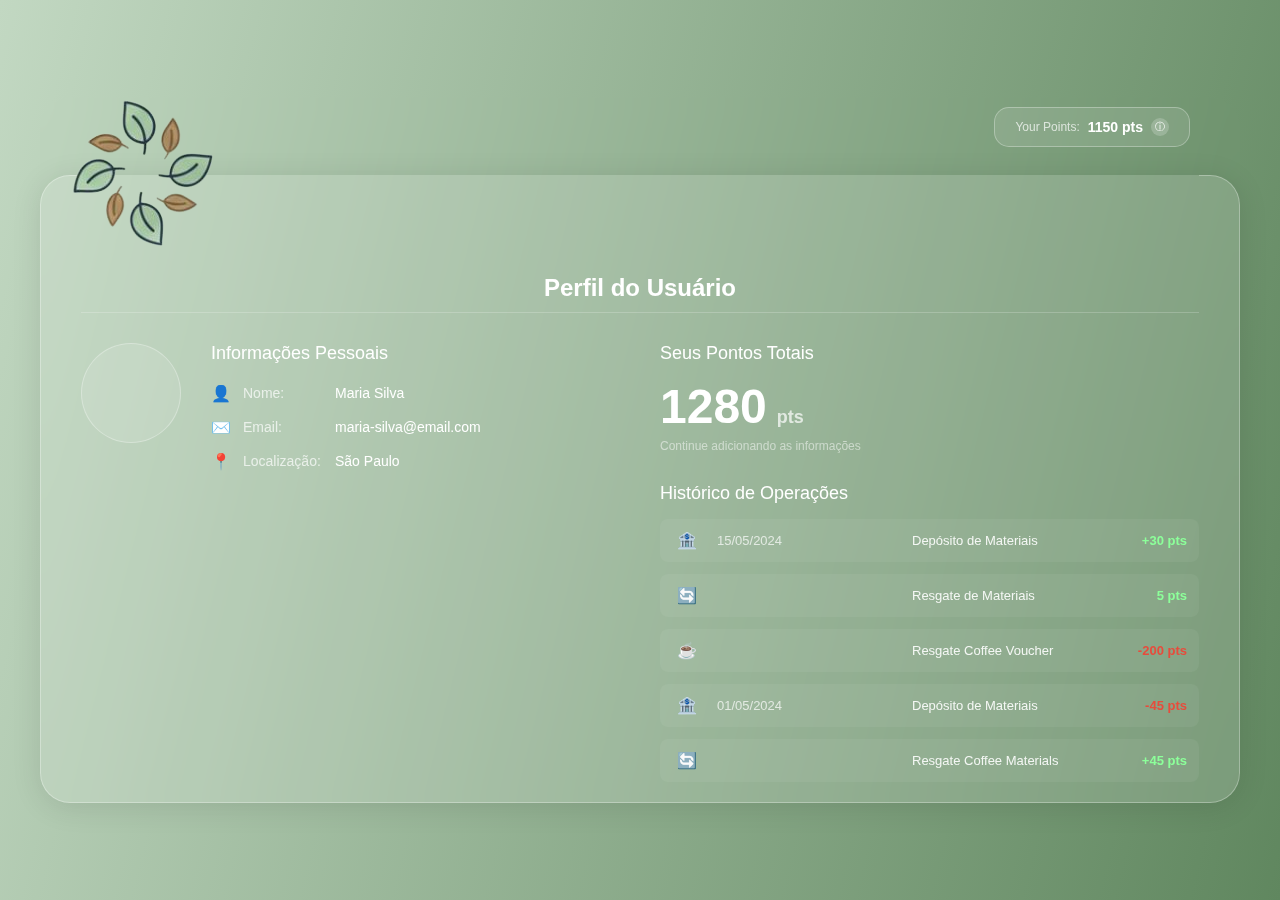
<file: index.html>
<!DOCTYPE html>
<html lang="pt-BR">
<head>
    <meta charset="UTF-8">
    <meta name="viewport" content="width=device-width, initial-scale=1.0">
    <title>Verdiva - Perfil do Usuário</title>
    <link rel="stylesheet" href="styles.css">
</head>
<body>
    <div class="container">
        <div class="top-header-info">
            <div class="header-title-section">
            </div>
            
            <div class="points-indicator-top">
                <span class="points-label">Your Points:</span>
                <span class="points-value">1150 pts</span>
                <span class="info-icon">ⓘ</span>
            </div>
        </div>
        <fieldset class="profile-card">
            <legend>
                <img src="icone.png" alt="Verdiva logo">
            </legend>

        <div>
            <h1 class="main-title-card">Perfil do Usuário</h1>
            
            <div class="card-content">
                <div class="left-section">
                    <div class="avatar-placeholder"></div>

                    <div class="personal-info">
                        <h2>Informações Pessoais</h2>
                        
                        <div class="info-item">
                            <span class="icon">👤</span>
                            <span class="label">Nome:</span>
                            <span class="value">Maria Silva</span>
                        </div>
                        
                        <div class="info-item">
                            <span class="icon">✉️</span>
                            <span class="label">Email:</span>
                            <span class="value">maria-silva@email.com</span>
                        </div>
                        
                        <div class="info-item">
                            <span class="icon">📍</span>
                            <span class="label">Localização:</span>
                            <span class="value">São Paulo</span>
                        </div>
                    </div>
                </div>

                <div class="right-section">
                    <div class="points-section">
                        <h2>Seus Pontos Totais</h2>
                        <div class="points-display">
                            <span class="points-number">1280</span>
                            <span class="points-unit">pts</span>
                        </div>
                        <p class="points-note">Continue adicionando as informações</p> 
                    </div>

                    <div class="history-section">
                        <h2>Histórico de Operações</h2>
                        <div class="history-list">
                            <div class="history-item">
                                <span class="history-icon">🏦</span>
                                <span class="history-date">15/05/2024</span>
                                <span class="history-desc">Depósito de Materiais</span>
                                <span class="history-points">+30 pts</span>
                            </div>
                            
                            <div class="history-item">
                                <span class="history-icon">🔄</span>
                                <span class="history-date"></span>
                                <span class="history-desc">Resgate de Materiais</span>
                                <span class="history-points">5 pts</span>
                            </div>
                            
                            <div class="history-item">
                                <span class="history-icon">☕</span>
                                <span class="history-date"></span>
                                <span class="history-desc">Resgate Coffee Voucher</span>
                                <span class="history-points">-200 pts</span>
                            </div>
                            
                            <div class="history-item">
                                <span class="history-icon">🏦</span>
                                <span class="history-date">01/05/2024</span>
                                <span class="history-desc">Depósito de Materiais</span>
                                <span class="history-points">-45 pts</span>
                            </div>
                            
                            <div class="history-item">
                                <span class="history-icon">🔄</span>
                                <span class="history-date"></span>
                                <span class="history-desc">Resgate Coffee Materials</span>
                                <span class="history-points">+45 pts</span>
                            </div>
                        </div>
                    </div>
                </div>
            </div>
        </div>
    </fieldset>
    </div>
</body>
</html>
</file>
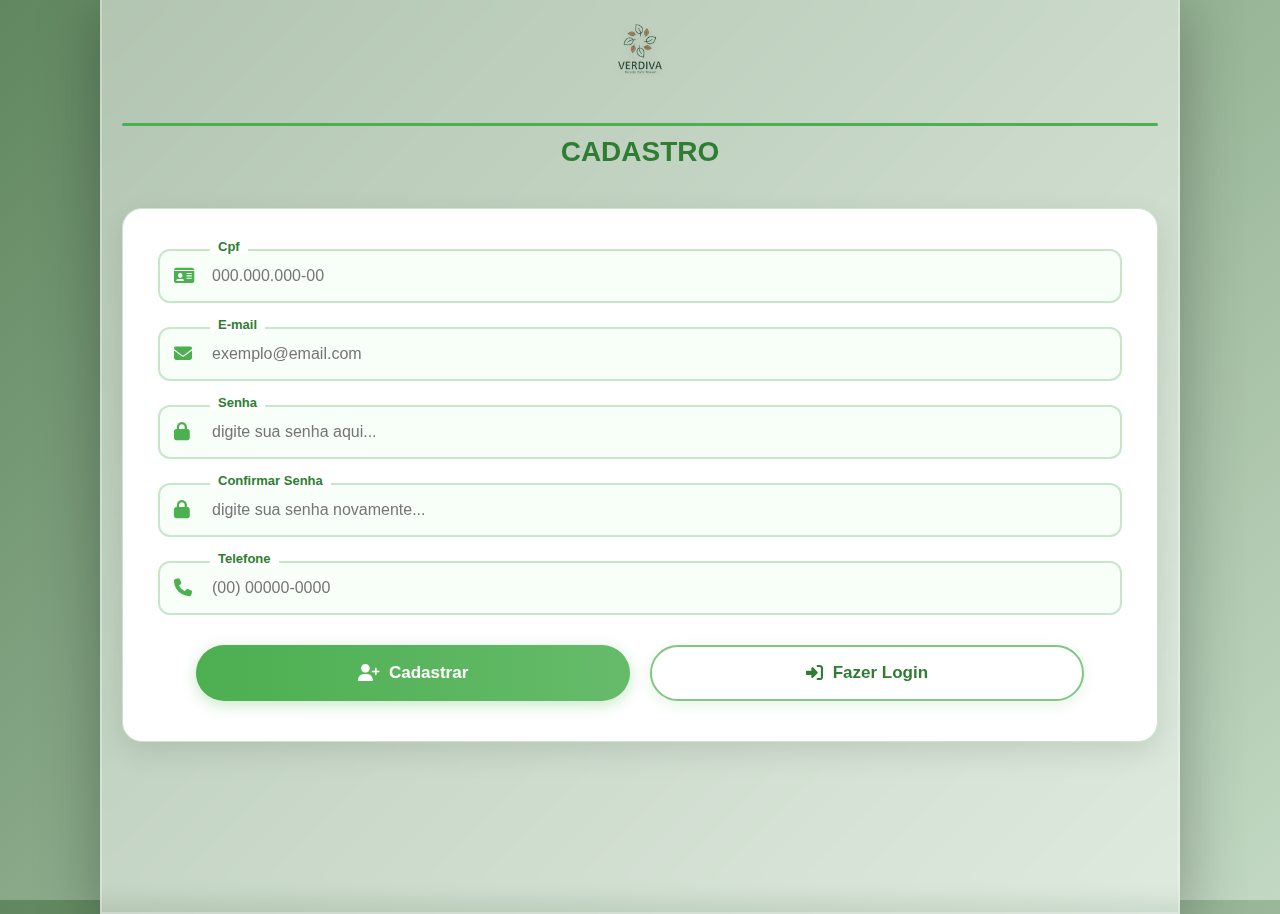
<file: cadastro.html>
<!DOCTYPE html>
<html lang="pt-BR">

<head>
  <meta charset="UTF-8">
  <meta name="viewport" content="width=device-width, initial-scale=1.0">
  <title>Cadastro • Verdiva Recicla</title>
  <link rel="stylesheet" href="https://cdnjs.cloudflare.com/ajax/libs/font-awesome/6.5.0/css/all.min.css">
  <link rel="stylesheet" href="Css/cadastro.css">
</head>

<body>
  <div class="container">
    <!-- Logo Verdiva -->
    <div class="logo">
      <img src="Imagens/icone.png" alt="Verdiva Recicla">
    </div>
    <div class="divider-line"></div>
    <h2>CADASTRO</h2>

    <form id="cadastroForm">
      <div class="input-group">
        <i class="fas fa-id-card"></i>
        <input type="text" id="cpf" placeholder="000.000.000-00" required>
        <label>Cpf</label>
      </div>

      <div class="input-group">
        <i class="fas fa-envelope"></i>
        <input type="email" id="email" placeholder="exemplo@email.com" required>
        <label>E-mail</label>
      </div>

      <div class="input-group">
        <i class="fas fa-lock"></i>
        <input type="password" id="senha" required placeholder="digite sua senha aqui...">
        <label>Senha</label>
      </div>

      <div class="input-group">
        <i class="fas fa-lock"></i>
        <input type="password" id="confirmar_senha" required placeholder="digite sua senha novamente...">
        <label>Confirmar Senha</label>
      </div>

      <div class="input-group">
        <i class="fas fa-phone"></i>
        <input type="text" id="telefone" placeholder="(00) 00000-0000" required>
        <label>Telefone</label>
      </div>

      <div class="buttons-container">
        <button type="submit">
          <i class="fas fa-user-plus"></i> Cadastrar
        </button>

        <button type="button" class="secondary" onclick="window.location.href='login.html'">
          <i class="fas fa-sign-in-alt"></i> Fazer Login
        </button>
      </div>
    </form>
    <div id="mensagem"></div>
  </div>

  <script>
    // Máscaras de input (mantidas)
    document.getElementById('cpf').addEventListener('input', function (e) {
      let v = e.target.value.replace(/\D/g, '');
      v = v.replace(/(\d{3})(\d)/, '$1.$2');
      v = v.replace(/(\d{3})(\d)/, '$1.$2');
      v = v.replace(/(\d{3})(\d{1,2})$/, '$1-$2');
      e.target.value = v.substring(0, 14);
    });

    document.getElementById('telefone').addEventListener('input', function (e) {
      let v = e.target.value.replace(/\D/g, '');
      v = v.replace(/^(\d{2})(\d)/, '($1) $2');
      v = v.replace(/(\d{5})(\d)/, '$1-$2');
      e.target.value = v.substring(0, 15);
    });
  </script>
  <script src="js/api-config.js"></script>
  <script src="js/cadastro.js"></script>
</body>

</html>
</file>
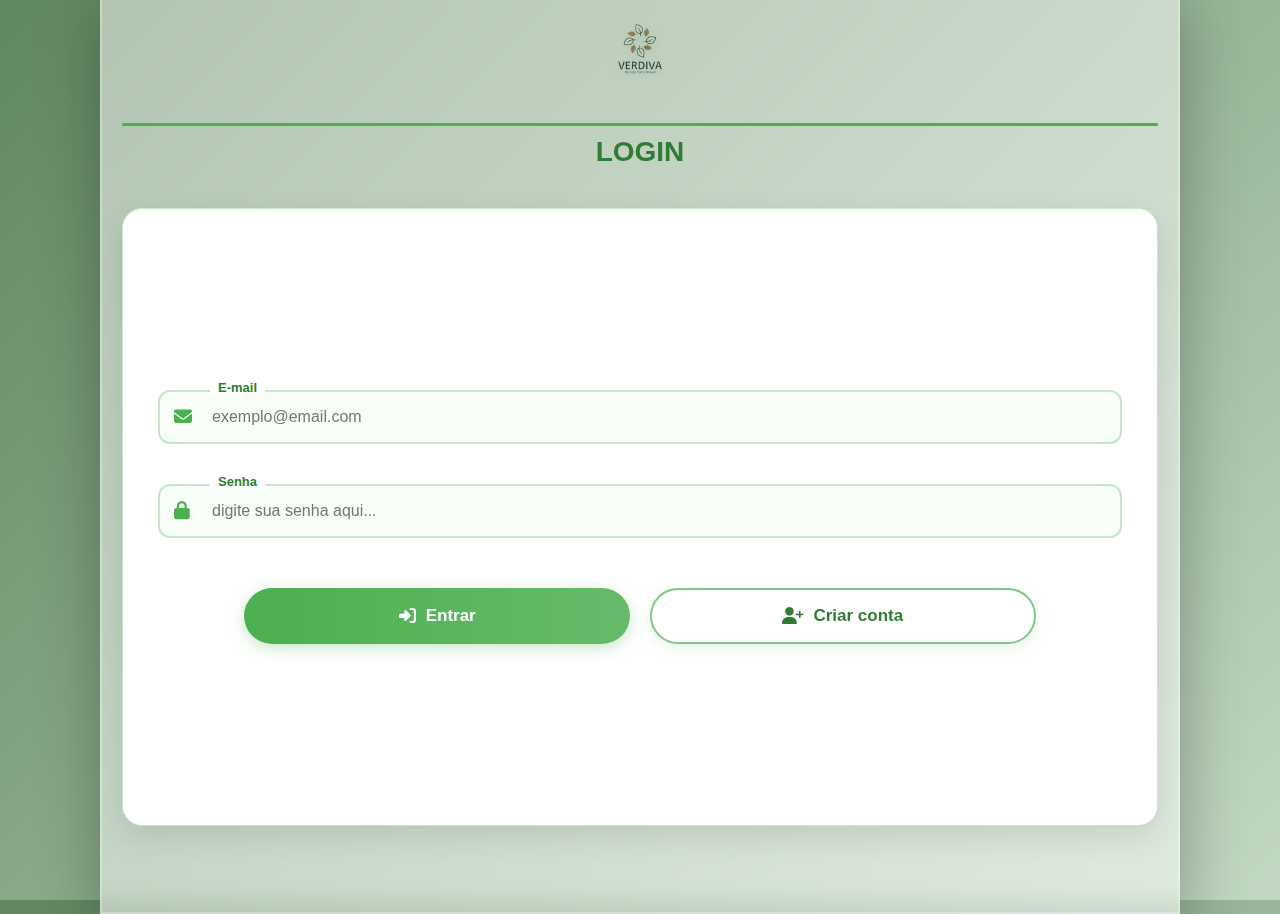
<file: DepositoMateriais.html>
<!DOCTYPE html>
<html lang="pt-BR">
<head>
    <meta charset="UTF-8">
    <meta name="viewport" content="width=device-width, initial-scale=1.0">
    <title>Verdiva - Depósito de Materiais</title>
    <link rel="stylesheet" href="Css/DepositoMateriais.css">
</head>
<body>
    <div class="totem-container">

        <!-- Header do Totem -->
        <div class="totem-header">
            <img src="Imagens/icone.png" alt="Verdiva logo" class="totem-logo">
        </div>

        <!-- Indicador de Pontos do Usuário -->
        <div class="points-banner">
            <div class="points-info">
                <span class="points-label">Seus Pontos:</span>
                <span class="points-value" id="spanSeusPontos">0 pts</span>
            </div>
            <div class="points-icon">ⓘ</div>
        </div>

        <h2 class="page-title">Depósito de Materiais</h2>

        <div class="main-content-wrapper">
            <fieldset class="profile-card">
<div class="card-content">

    <!-- LISTA DE MATERIAIS DISPONÍVEIS -->
    <div class="materials-list-wrapper">
        <h2>Materiais Disponíveis</h2>
        <div id="listaMateriais" class="materiais-lista"></div>
    </div>

    <!-- ITENS ADICIONADOS -->
    <div class="left-section">
        <h2>Itens Adicionados</h2>
        <div class="items-list-box">
            <ul id="itensAdicionados"></ul>
        </div>
    </div>

    <!-- TOTAL DE PONTOS -->
    <div class="right-section">
        <div class="points-section">
            <h2>Total de Pontos</h2>
            <div class="points-display">
                <span class="points-number" id="totalPontos">0</span>
                <span class="points-unit">pts</span>
            </div>
            <p class="points-note">Continue adicionando itens para acumular mais pontos!</p>
        </div>
    </div>

</div>

                <div class="card-footer">
                    <button id="btnFinalizarDeposito">Finalizar Depósito</button>
                </div>

                <div class="card-back-button">
                    <a href="Homepage.html" class="back-button">← VOLTAR</a>
                </div>
            </fieldset>
        </div>
    </div>

    <!-- ANIMAÇÃO DE TRANSIÇÃO -->
    <script>
        document.addEventListener('DOMContentLoaded', () => {
            document.body.classList.add('fade-in');
            document.querySelectorAll('a[href$=".html"]').forEach(link => {
                link.addEventListener('click', (e) => {
                    const targetUrl = link.getAttribute('href');
                    if (targetUrl && targetUrl.endsWith('.html')) {
                        e.preventDefault();
                        handleTransition(targetUrl);
                    }
                });
            });
            function handleTransition(url) {
                document.body.classList.remove('fade-in');
                document.body.classList.add('fade-out');
                setTimeout(() => {
                    window.location.href = url;
                }, 500);
            }
        });
    </script>

    <script src="js/auth.js"></script>
    <script src="js/api-config.js"></script>
    <script src="js/deposito.js"></script>
</body>
</html>
</file>
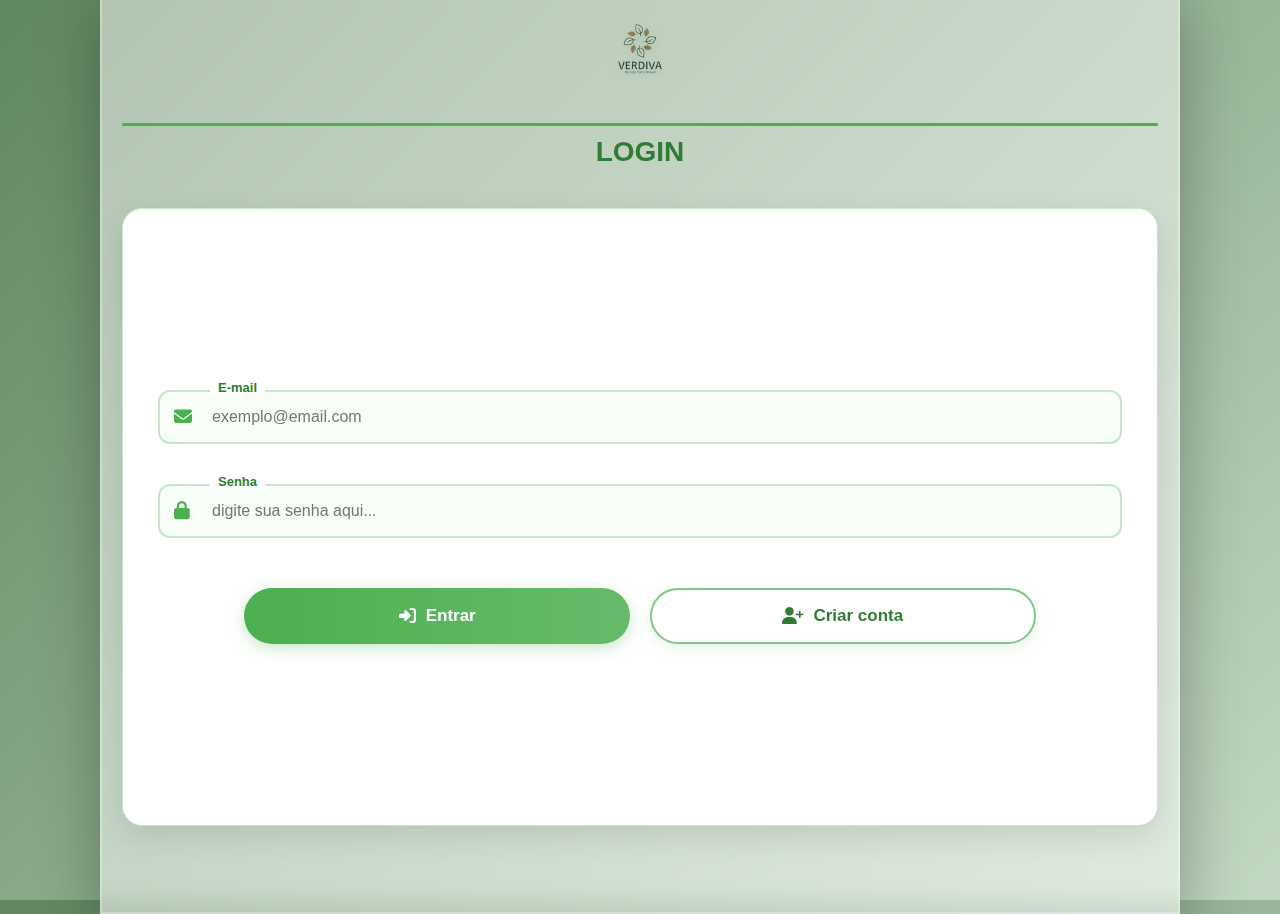
<file: login.html>
<!DOCTYPE html>
<html lang="pt-BR">

<head>
  <meta charset="UTF-8">
  <meta name="viewport" content="width=device-width, initial-scale=1.0">
  <link rel="stylesheet" href="https://cdnjs.cloudflare.com/ajax/libs/font-awesome/6.5.0/css/all.min.css">
  <link rel="stylesheet" href="Css/login.css">
  <title>Login - Verdiva</title>
</head>

<body>
  <div class="container">
    <!-- Logo Verdiva -->
    <div class="logo">
      <img src="Imagens/icone.png" alt="Verdiva Recicla">
    </div>
    <div class="divider-line"></div>
    <h2>LOGIN</h2>

    <form id="loginForm">
      <div class="input-group">
        <i class="fas fa-envelope"></i>
        <input type="email" id="email" placeholder="exemplo@email.com" required>
        <label>E-mail</label>
      </div>

      <div class="input-group">
        <i class="fas fa-lock"></i>
        <input type="password" id="senha" required placeholder="digite sua senha aqui...">
        <label>Senha</label>
      </div>
      <div class="buttons-container">
        <button type="submit"><i class="fas fa-sign-in-alt"></i>Entrar</button>
        <button type="button" class="secondary" onclick="window.location.href='cadastro.html'">
          <i class="fas fa-user-plus"></i> Criar conta
        </button>
      </div>
    </form>

    <div id="mensagem"></div>
    <script src="js/api-config.js"></script>
    <script src="js/login.js"></script>


</body>

</html>
</file>
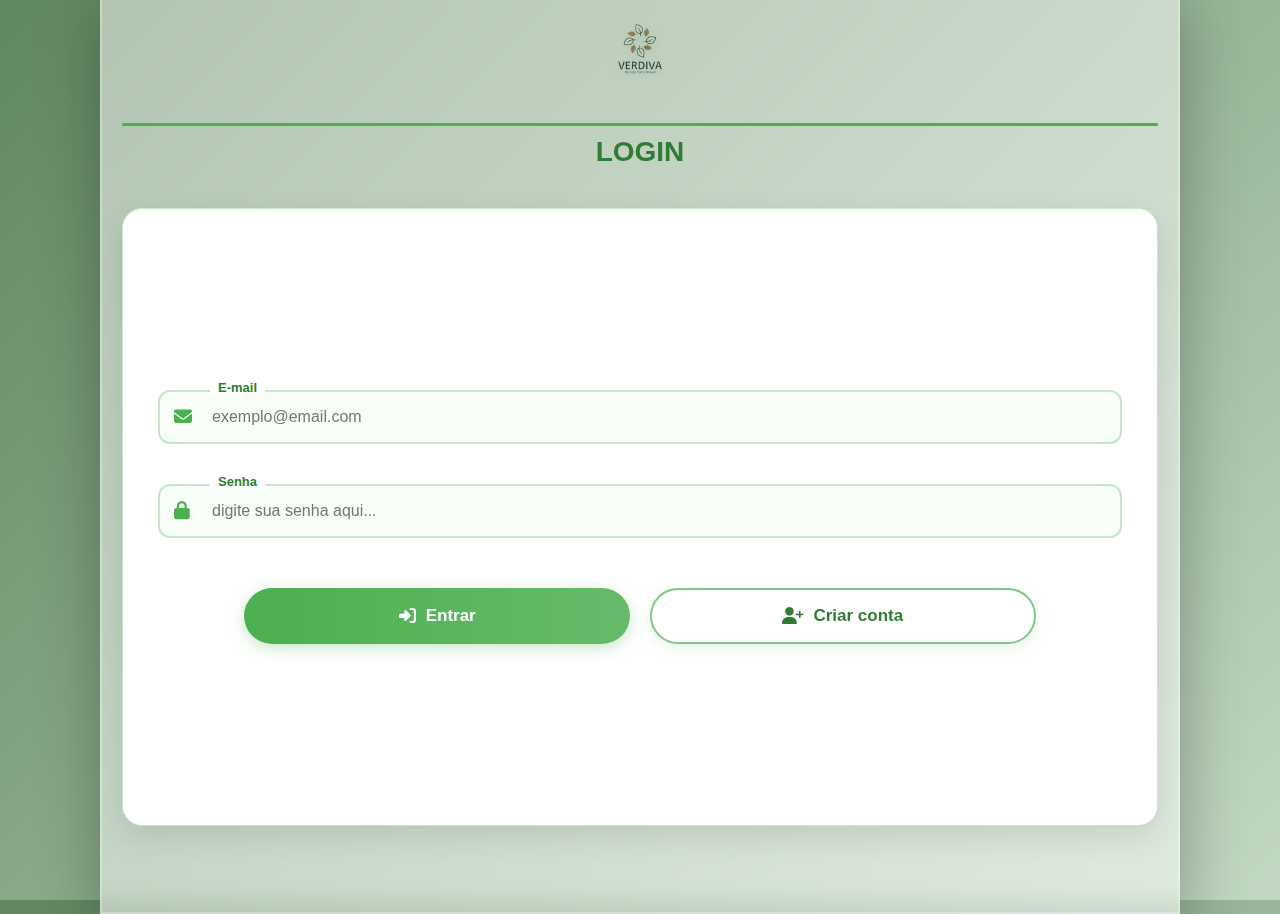
<file: Perfil_usuario.html>
<!DOCTYPE html>
<html lang="pt-BR">
<head>
    <meta charset="UTF-8">
    <meta name="viewport" content="width=device-width, initial-scale=1.0">
    <title>Verdiva - Perfil do Usuário</title>
    <link rel="stylesheet" href="Css/Perfil.css">
</head>
<body>
    <div class="totem-container">
        <!-- Header do Totem -->
        <div class="totem-header">
            <img src="Imagens/icone.png" alt="Verdiva logo" class="totem-logo">

        </div>

        <!-- Indicador de Pontos -->
        <div class="points-info">
                <span class="points-label">Seus Pontos:</span>
                <span class="points-value">
                <span id="pontos-saldo">0</span> pts
            </span>
        </div>

        <!-- Título da Página -->
        <h2 class="page-title">PERFIL DO USUÁRIO</h2>

        <!-- Conteúdo Principal -->
        <div class="profile-content">
            <!-- Seção Esquerda - Informações Pessoais -->
            <div class="profile-section">
                <div class="section-avatar">
                    <div class="avatar-circle">👤</div>
                </div>

                <div class="section-info">
                    <h3 class="section-title">Informações Pessoais</h3>

                    <div class="info-item">
                        <span class="info-icon">👤</span>
                    <span class="info-label">Nome</span>
                    <span class="info-value" id="perfil-nome">Maria Silva</span>

                    </div>

                    <div class="info-item">
                        <span class="info-icon">✉️</span>
                        <div class="info-content">
                            <span class="info-label">Email</span>
                            <span class="info-value" id="perfil-email">maria-silva@email.com</span>
                        </div>
                    </div>

                    <div class="info-item">
                        <span class="info-icon">📍</span>
                        <div class="info-content">
                            <span class="info-label">Localização</span>
                           <span class="info-value" id="perfil-localizacao">São Paulo</span>

                        </div>
                    </div>
                </div>
            </div>

            <!-- Seção Direita - Pontos e Histórico -->
            <div class="profile-section">
                <!-- Exibição de Pontos -->
                <div class="points-display-section">
                    <h3 class="section-title">Seus Pontos Totais</h3>
                    <div class="points-circle">
                        <div class="points-number">1280</div>
                        <div class="points-unit">pts</div>
                    </div>
                    <p class="points-note">Continue adicionando materiais para ganhar mais pontos</p>
                </div>

                <!-- Histórico de Operações -->
                <div class="history-section">
                    <h3 class="section-title">Histórico Recente</h3>
                    <div class="history-list">
                        <div class="history-item">
                            <span class="history-icon">🏦</span>
                            <div class="history-details">
                            <div class="history-list" id="historico-lista">
                             <!-- Itens serão inseridos via JavaScript -->
                            </div>

                            </div>
                            <span class="history-points positive">+30 pts</span>
                        </div>

                        <div class="history-item">
                            <span class="history-icon">🔄</span>
                            <div class="history-details">
                                <span class="history-desc">Resgate de Materiais</span>
                                <span class="history-date">10/05/2024</span>
                            </div>
                            <span class="history-points">+5 pts</span>
                        </div>

                        <div class="history-item">
                            <span class="history-icon">☕</span>
                            <div class="history-details">
                                <span class="history-desc">Resgate Coffee Voucher</span>
                                <span class="history-date">08/05/2024</span>
                            </div>
                            <span class="history-points negative">-200 pts</span>
                        </div>

                        <div class="history-item">
                            <span class="history-icon">🏦</span>
                            <div class="history-details">
                                <span class="history-desc">Depósito de Materiais</span>
                                <span class="history-date">01/05/2024</span>
                            </div>
                            <span class="history-points positive">+45 pts</span>
                        </div>
                    </div>
                </div>
            </div>
        </div>

     <!-- Botão de Voltar -->
    <div class="footer-actions">
        <a href="Homepage.html" class="back-button">← VOLTAR AO MENU</a>
    </div>
</div>

<!-- SCRIPTS FICAM AQUI, ANTES DO </body> -->
<script src="js/api-config.js"></script>
<script src="js/perfil_usuario.js"></script>

<script>
    document.addEventListener('DOMContentLoaded', () => {
        // Adiciona a classe fade-in ao carregar a página
        document.body.classList.add('fade-in');

        // Intercepta cliques em links internos
        document.querySelectorAll('a[href$=".html"]').forEach(link => {
            link.addEventListener('click', (e) => {
                const targetUrl = link.getAttribute('href');
                // Verifica se é um link interno para .html
                if (targetUrl && targetUrl.endsWith('.html')) {
                    e.preventDefault();
                    handleTransition(targetUrl);
                }
            });
        });

        function handleTransition(url) {
            // Adiciona a classe fade-out para iniciar a transição
            document.body.classList.remove('fade-in');
            document.body.classList.add('fade-out');

            // Espera a transição terminar (500ms) e navega
            setTimeout(() => {
                window.location.href = url;
            }, 500);
        }
    });
</script>
  <script src="js/auth.js"></script>
  <script src="js/api-config.js"></script>
  <script src="js/login.js"></script>
</body>
</html>
</file>
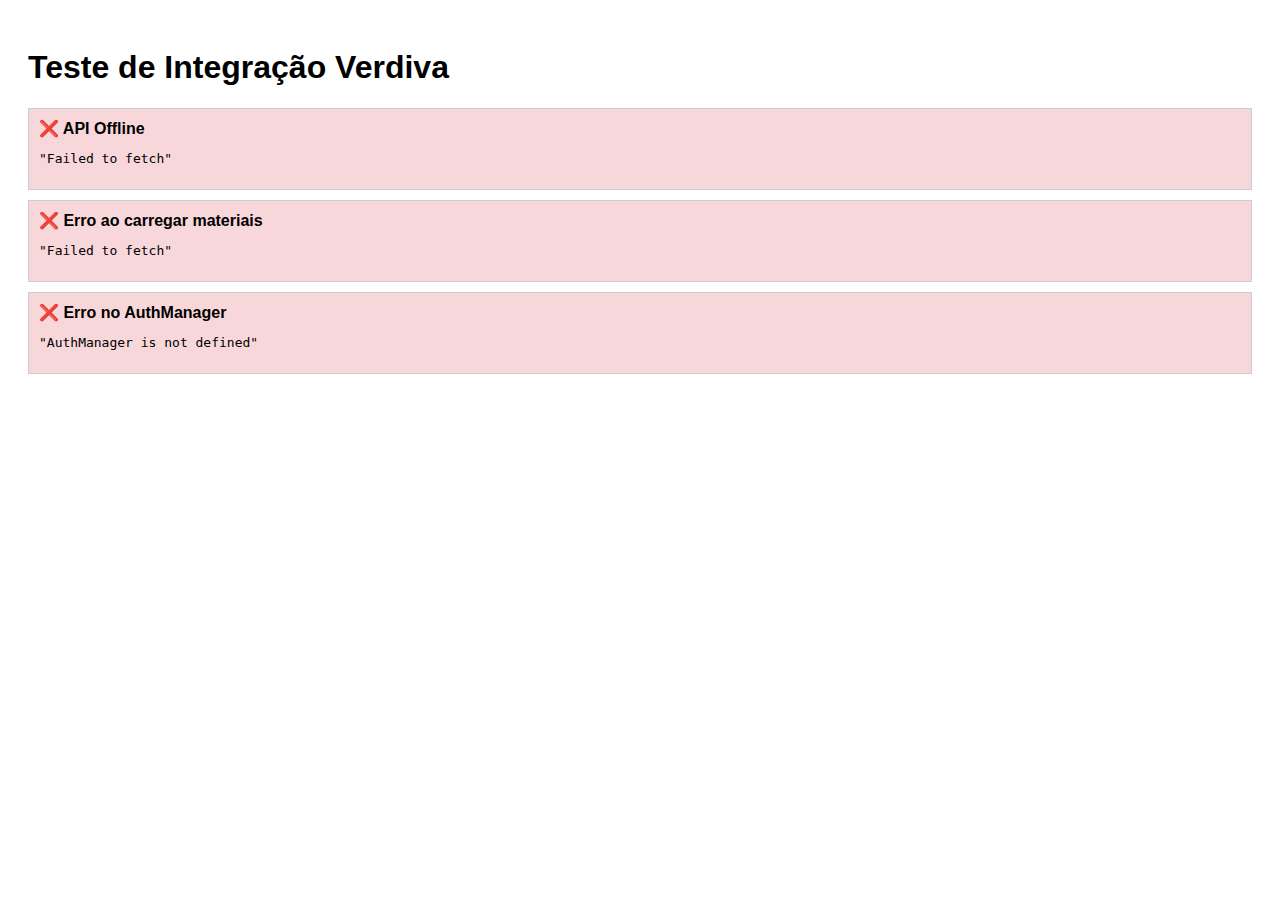
<file: teste.html>
<!DOCTYPE html>
<html lang="pt-BR">
<head>
    <meta charset="UTF-8">
    <meta name="viewport" content="width=device-width, initial-scale=1.0">
    <title>Teste - Verdiva</title>
    <style>
        body { font-family: Arial; padding: 20px; }
        .resultado { margin: 10px 0; padding: 10px; border: 1px solid #ccc; }
        .sucesso { background: #d4edda; }
        .erro { background: #f8d7da; }
    </style>
</head>
<body>
    <h1>Teste de Integração Verdiva</h1>
    <div id="resultados"></div>
    
    <script src="js/api-config.js"></script>
    <script>
        const resultados = document.getElementById('resultados');
        
        async function testarAPI() {
            // Teste 1: API Online
            try {
                const response = await fetch('http://localhost:8080/api/');
                const data = await response.json();
                addResultado('✅ API Online', data.status === 'online', data);
            } catch (error) {
                addResultado('❌ API Offline', false, error.message);
            }
            
            // Teste 2: Listar Materiais
            try {
                const response = await MateriaisService.listar();
                addResultado('✅ Materiais carregados', response.success, `${response.total} materiais`);
            } catch (error) {
                addResultado('❌ Erro ao carregar materiais', false, error.message);
            }
            
            // Teste 3: Verificar AuthManager
            try {
                const logado = AuthManager.estaLogado();
                addResultado('✅ AuthManager funcionando', true, `Logado: ${logado}`);
            } catch (error) {
                addResultado('❌ Erro no AuthManager', false, error.message);
            }
        }
        
        function addResultado(titulo, sucesso, detalhes) {
            const div = document.createElement('div');
            div.className = `resultado ${sucesso ? 'sucesso' : 'erro'}`;
            div.innerHTML = `<strong>${titulo}</strong><br><pre>${JSON.stringify(detalhes, null, 2)}</pre>`;
            resultados.appendChild(div);
        }
        
        testarAPI();
    </script>
</body>
</html>
</file>
<file: styles.css>
* {
    margin: 0;
    padding: 0;
    box-sizing: border-box;
}

body {
    font-family: 'Segoe UI', Tahoma, Geneva, Verdana, sans-serif;
    /* Gradiente de fundo mantido */
    background: linear-gradient(284deg, #60875f 0%, #c2d8c2 100%); 
    min-height: 100vh;
    display: flex;
    justify-content: center;
    align-items: center;
    padding: 20px;
}

.container {
    width: 100%;
    /* MODIFICAÇÃO ANTERIOR: Aumentado o max-width para estender o conteúdo */
    max-width: 1200px; 
    position: relative; 
}

/* Estilo Glassmorphism (Vidro Fosco) para o Card */
.profile-card {
    background: rgba(255, 255, 255, 0.15); 
    border-radius: 30px;
    /* MODIFICAÇÃO ANTERIOR: Ajustado o padding para estender o conteúdo lateralmente */
    padding: 20px 40px; 
    box-shadow: 0 4px 30px rgba(0, 0, 0, 0.1); 
    backdrop-filter: blur(15px); 
    -webkit-backdrop-filter: blur(15px);
    border: 1px solid rgba(255, 255, 255, 0.3);
    color: #fff; 
    margin-top: 0; 
}

/* NOVO: Regra para alinhar o logo dentro do <legend> à esquerda, ajustando sua margem */
.profile-card legend {
    /* Garante que a legend ocupe a largura total para posicionamento */
    width: 100%; 
    /* Alinha o conteúdo da legend à esquerda */
    text-align: left; 
}

.profile-card legend img {
    /* Força o logo a se mover para a esquerda, anulando o padding da legend/fieldset */
    margin-left: -25px; 
    display: block;
}


/* Estilo do cabeçalho superior (sem o título principal) */
.top-header-info {
    display: flex;
    justify-content: space-between;
    align-items: center;
    width: 100%;
    position: absolute;
    top: 29px;
    left: 0;
    /* MODIFICAÇÃO ANTERIOR: Ajustado o padding lateral para alinhamento */
    padding: 0 50px; 
    transform: translateY(-50%); 
    z-index: 10;
}

/* Container para Logo (agora apenas o logo) */
.header-title-section {
    /* Removido o display: flex, gap e align-items para não quebrar o layout,
       pois o elemento interno .logo-unit já é flex */
    /* background: rgba(255, 255, 255, 0.1); /* Removido o fundo para focar apenas no logo */
    padding: 0; /* Removido o padding */
    border-radius: 0;
    backdrop-filter: none;
    border: none;
}

/* Container do Logo e Nome (Vertical) */
.logo-unit {
    display: flex;
    flex-direction: column;
    align-items: center;
    justify-content: center;
    padding: 10px 15px; /* Adicionado padding para dar forma de 'aba' */
    background: rgba(255, 255, 255, 0.1);
    backdrop-filter: blur(5px);
    border-radius: 15px;
    border: 1px solid rgba(255, 255, 255, 0.3);
}

.logo-icon-header {
    width: 45px; 
    height: 45px;
    margin-bottom: 3px; 
}

.logo-brand-name {
    font-size: 14px;
    font-weight: 700;
    color: #fff; 
    text-shadow: 0 0 5px rgba(0, 0, 0, 0.5); 
}

/* NOVO: Estilo para o título principal dentro do card */
.main-title-card {
    font-size: 24px; 
    font-weight: 600;
    color: #fff;
    text-align: center; /* Centralizado */
    margin-bottom: 30px; /* Espaço para o conteúdo */
    /* Linha de separação sutil */
    border-bottom: 1px solid rgba(255, 255, 255, 0.2); 
    padding-bottom: 10px;
}

.points-indicator-top {
    display: flex;
    align-items: center;
    gap: 8px;
    background: rgba(255, 255, 255, 0.1); 
    padding: 10px 20px;
    border-radius: 15px;
    backdrop-filter: blur(5px);
    border: 1px solid rgba(255, 255, 255, 0.3);
    
    position: static; 
    bottom: auto;
    right: auto;
}

.points-label {
    font-size: 12px;
    color: rgba(255, 255, 255, 0.7);
}

.points-value {
    font-size: 14px;
    font-weight: 600;
    color: #fff;
}

.info-icon {
    width: 18px;
    height: 18px;
    background: rgba(255, 255, 255, 0.2);
    border-radius: 50%;
    display: flex;
    align-items: center;
    justify-content: center;
    font-size: 10px;
    color: #fff;
    cursor: pointer;
}

/* Estilos de Conteúdo (Card Interior) */
.card-content {
    display: grid;
    grid-template-columns: 1fr 1fr;
    gap: 40px;
    /* Removido o padding-top de 10px */
}

/* Left Section - ALINHAMENTO HORIZONTAL */
.left-section {
    display: flex;
    flex-direction: row; 
    align-items: flex-start;
    gap: 30px;
}

.personal-info {
    flex-grow: 1; 
}

.personal-info h2 {
    font-size: 18px;
    color: #fff;
    margin-bottom: 20px;
    font-weight: 500;
}

.info-item {
    display: flex;
    align-items: center;
    gap: 12px;
    margin-bottom: 15px;
    font-size: 14px;
}

.info-item .icon {
    font-size: 16px;
    color: #8cff9a; 
}

.info-item .label {
    color: rgba(255, 255, 255, 0.7);
    font-weight: 400;
    min-width: 80px;
}

.info-item .value {
    color: #fff;
    font-weight: 400;
}

.avatar-placeholder {
    width: 100px;
    height: 100px;
    border-radius: 50%;
    background: rgba(255, 255, 255, 0.1); 
    border: 1px solid rgba(255, 255, 255, 0.3);
    margin-top: 0; 
    flex-shrink: 0; 
}

.right-section {
    display: flex;
    flex-direction: column;
    gap: 30px;
}

.points-section h2,
.history-section h2 {
    font-size: 18px;
    color: #fff;
    margin-bottom: 15px;
    font-weight: 500;
}

.points-display {
    display: flex;
    align-items: baseline;
    gap: 10px;
    margin-bottom: 10px;
}

.points-number {
    font-size: 48px;
    font-weight: 700;
    color: #fff;
}

.points-unit {
    font-size: 18px;
    color: rgba(255, 255, 255, 0.7);
    font-weight: 600;
}

.points-note {
    font-size: 12px;
    color: rgba(255, 255, 255, 0.5);
    margin-top: -5px; 
}

.history-list {
    display: flex;
    flex-direction: column;
    gap: 12px;
}

.history-item {
    display: grid;
    grid-template-columns: 30px 1fr 1fr 80px;
    align-items: center;
    gap: 15px;
    padding: 12px;
    background: rgba(255, 255, 255, 0.05); 
    border-radius: 8px;
    font-size: 13px;
}

.history-icon {
    font-size: 16px;
    text-align: center;
    color: #8cff9a;
}

.history-date {
    color: rgba(255, 255, 255, 0.7);
    font-weight: 400;
}

.history-desc {
    color: rgba(255, 255, 255, 0.9);
    font-size: 13px;
}

.history-points {
    text-align: right;
    font-weight: 600;
    color: #8cff9a; 
}

.history-item:nth-child(3) .history-points,
.history-item:nth-child(4) .history-points {
    color: #e74c3c; 
}


/* Responsive Design */
@media (max-width: 768px) {
    .profile-card {
        padding: 30px;
        margin-top: 70px; 
    }

    .top-header-info {
        flex-direction: column;
        align-items: center;
        text-align: center;
        padding: 0 30px;
        transform: none; 
        top: -30px; 
        gap: 10px;
    }
    
    .header-title-section {
        margin-bottom: 5px;
    }

    .points-indicator-top {
        position: static;
        width: 100%;
        justify-content: center;
        margin-top: 10px;
    }

    .main-title-card {
        font-size: 20px;
    }

    .card-content {
        grid-template-columns: 1fr;
        gap: 30px;
    }
    
    /* Left Section - Volta ao Layout Vertical no Mobile */
    .left-section {
        flex-direction: column; 
        align-items: center;
    }

    .avatar-placeholder {
        margin-bottom: 20px;
    }

    .history-item {
        grid-template-columns: 1fr;
        gap: 5px;
    }
}

@media (max-width: 480px) {
    .profile-card {
        padding: 20px;
    }

    .points-number {
        font-size: 36px;
    }
}
</file>
<file: Css/cadastro.css>
/* cadastro-verdiva.css */
* {
    margin: 0;
    padding: 0;
    box-sizing: border-box;
}

.divider-line {
    width: 100%;                    /* tamanho da linha */
    height: 3px;                     /* espessura */
    background: #4CAF50;;
    border-radius: 2px;
}

body {
     font-family: 'Segoe UI', Tahoma, Geneva, Verdana, sans-serif;
    background: linear-gradient(135deg, #60875f 0%, #c2d8c2 100%);
    /* Otimização para 4:3 e sem scroll */
    height: 100vh; /* Usa 100% da altura da viewport */
    width: 100vw; /* Usa 100% da largura da viewport */
    overflow: hidden; /* Remove a rolagem */
    display: flex;
    justify-content: center;
    align-items: center;
    padding: 0; /* Remove padding do body para maximizar o espaço */
}

.container {
    /* Otimização para 4:3 */
    width: 120vh; /* 4/3 de 100vh = 75vh. Garante proporção 4:3 quando a altura é 100vh */
    max-width: 100%; /* Limite máximo de largura */
    height: 103vh; /* Ocupa toda a altura disponível */
    
    background: rgba(255, 255, 255, 0.50);
    border-radius: var(--border-radius);
    box-shadow: 0 20px 60px rgba(0, 0, 0, 0.3);
    padding: 20px; /* Reduz padding para economizar espaço */
    display: flex;
    flex-direction: column;
    gap: 10px; /* Reduz o espaçamento entre os elementos */
    backdrop-filter: blur(10px);
    border: 2px solid rgba(255, 255, 255, 0.3);
}

/* Logo */
.logo {
    text-align: center;
    margin-bottom: 20px;
}
.logo img {
    height: 80px;
    filter: drop-shadow(0 2px 4px rgba(0,0,0,0.1));
}

h2 {
    text-align: center;
    color: #2e7d32;
    font-size: 28px;
    margin-bottom: 30px;
    font-weight: 600;
}

/* Formulário */
#cadastroForm {
    background: white;
    padding: 40px 35px;
    border-radius: 20px;
    box-shadow: 0 10px 30px rgba(0, 0, 0, 0.1);
    border: 1px solid #c8e6c9;
}

/* Grupo de input com ícone */
.input-group {
    position: relative;
    margin-bottom: 24px;
}

.input-group i {
    position: absolute;
    left: 16px;
    top: 50%;
    transform: translateY(-50%);
    color: #4CAF50;
    font-size: 18px;
    z-index: 2;
}

.input-group input {
    width: 100%;
    padding: 16px 16px 16px 52px;
    border: 2px solid #c8e6c9;
    border-radius: 12px;
    font-size: 16px;
    background-color: #f8fff8;
    transition: all 0.3s ease;
}

.input-group input:focus {
    outline: none;
    border-color: #4CAF50;
    background-color: white;
    box-shadow: 0 0 0 4px rgba(76, 175, 80, 0.15);
}

.input-group label {
    position: absolute;
    left: 52px;
    top: -10px;
    background: white;
    padding: 0 8px;
    color: #2e7d32;
    font-weight: 600;
    font-size: 13px;
    transition: 0.2s;
}

/* Botão */
/* Container dos dois botões (lado a lado) */
.buttons-container {
    display: flex;
    gap: 20px;                    /* espaço entre os botões */
    justify-content: center;      /* centraliza os dois no meio */
    margin-top: 30px;
    flex-wrap: wrap;              /* quebra em mobile se ficar apertado */
}

.buttons-container button {
    flex: 1;                      /* cada botão ocupa o mesmo espaço */
    max-width: 45%;               /* garante que fiquem lado a lado com folga */
    padding: 16px;
    background: linear-gradient(to right, #4CAF50, #66BB6A);
    color: white;
    border: none;
    border-radius: 50px;
    font-size: 17px;
    font-weight: 600;
    cursor: pointer;
    transition: all 0.3s ease;
    box-shadow: 0 4px 15px rgba(76, 175, 80, 0.3);
    display: flex;
    align-items: center;
    justify-content: center;
    gap: 10px;
}

/* Botão secundário (ex: "Já tenho conta" ou "Voltar") - estilo mais claro */
.buttons-container button.secondary {
    background: white;
    color: #2e7d32;
    border: 2px solid #81C784;
    box-shadow: 0 4px 15px rgba(129, 199, 132, 0.2);
}

.buttons-container button.secondary:hover {
    background: #e8f5e9;
    border-color: #4CAF50;
}

/* Hover do botão principal */
.buttons-container button:not(.secondary):hover {
    transform: translateY(-3px);
    box-shadow: 0 10px 25px rgba(76, 175, 80, 0.4);
}

#mensagem {
    margin-top: 20px;
    padding: 14px;
    border-radius: 12px;
    text-align: center;
    font-weight: 500;
    display: none;
}

#mensagem.sucesso { background: #e8f5e9; color: #2e7d32; border: 1px solid #81c784; display: block; }
#mensagem.erro    { background: #ffebee; color: #c62828; border: 1px solid #e57373; display: block; }

/* Responsivo */
@media (max-width: 480px) {
    .container { padding: 15px; }
    #cadastroForm { padding: 30px 25px; }
    .logo img { height: 70px; }
}
</file>
<file: Css/DepositoMateriais.css>
* {
    margin: 0;
    padding: 0;
    box-sizing: border-box;
}

body {
    font-family: 'Segoe UI', Tahoma, Geneva, Verdana, sans-serif;
    background: linear-gradient(284deg, #60875f 0%, #c2d8c2 100%); 
    min-height: 100vh;
    display: flex;
    justify-content: center;
    align-items: center;
    padding: 20px;
}

.container {
    width: 100%;
    max-width: 1200px; 
    position: relative; 
}

.profile-card {
    background: rgba(255, 255, 255, 0.15); 
    border-radius: 30px;
    padding: 30px 40px; 
    box-shadow: 0 4px 30px rgba(0, 0, 0, 0.1); 
    backdrop-filter: blur(15px); 
    -webkit-backdrop-filter: blur(15px);
    border: 1px solid rgba(255, 255, 255, 0.3);
    color: #fff; 
    
    
    margin-top: 50px; 
}


.main-title-card {
    font-size: 24px; 
    font-weight: 600;
    color: #fff;
    text-align: center; 
    margin-bottom: 30px; 
    border-bottom: 1px solid rgba(255, 255, 255, 0.2); 
    padding-bottom: 15px; 

}

.card-content {
    display: grid;
    grid-template-columns: 1fr 1fr;
    gap: 40px;
}

.left-section {
    display: flex;
    flex-direction: column; 
    gap: 15px; 
}

.left-section h2,
.right-section h2 {
    font-size: 18px;
    color: #fff;
    margin-bottom: 0; 
    font-weight: 500;
}

.items-list-box {
    background: rgba(255, 255, 255, 0.4); 
    border-radius: 15px;
    padding: 10px 15px;
    border: 1px solid rgba(255, 255, 255, 0.2);
}

.items-list-box ul {
    list-style: none;
}

.items-list-box li {
    display: flex;
    align-items: center;
    gap: 10px;
    padding: 12px 5px;
    font-size: 14px;
    color: #333; 
    font-weight: 500;
    border-bottom: 1px solid rgba(255, 255, 255, 0.3);
}

.items-list-box li:last-child {
    border-bottom: none;
}

.item-icon { font-size: 18px; }
.item-name { flex-grow: 1; } 
.item-points { 
    font-weight: 600; 
    color: #111;
}
.item-check { 
    font-size: 18px; 
    color: #4CAF50; 
}


.right-section {
    display: flex;
    flex-direction: column;
    gap: 30px;
    align-items: center;
    justify-content: center;
    text-align: center;
}

.points-section {
    width: 100%; 
}

.points-section h2 {
    text-align: center;
}

.points-display {
    display: flex;
    align-items: baseline;
    justify-content: center; 
    gap: 10px;
    margin-bottom: 10px;
}

.points-number {
    font-size: 80px; 
    font-weight: 700;
    color: #fff;
    line-height: 1;
}

.points-unit {
    font-size: 28px; 
    color: rgba(255, 255, 255, 0.8);
    font-weight: 600;
}

.points-note {
    font-size: 14px; 
    color: rgba(255, 255, 255, 0.8); 
    margin-top: 5px; 
}


/* --- NOVOS ESTILOS PARA O BOTÃO FINALIZAR --- */
.card-footer {
    margin-top: 30px;
    border-top: 1px solid rgba(255, 255, 255, 0.2);
    padding-top: 25px;
}

.card-footer button {
    width: 100%;
    padding: 15px;
    font-size: 16px;
    font-weight: 600;
    color: white;
    background-color: #8fae90; 
    border: none;
    border-radius: 12px;
    cursor: pointer;
    transition: background-color 0.2s;
    text-shadow: 0 1px 3px rgba(0, 0, 0, 0.2);
}

.card-footer button:hover {
    background-color: #7a9e7b; 
}


@media (max-width: 768px) {
    .profile-card {
        padding: 20px;
        margin-top: 50px; 
    }

    .header-logo {
        left: 20px;
    }

    .main-title-card {
        font-size: 20px;
    }

    .card-content {
        grid-template-columns: 1fr; 
        gap: 30px;
    }
    
    .right-section {
        grid-row: 2; 
    }

    .points-number {
        font-size: 60px; 
    }

    .points-unit {
        font-size: 20px;
    }
}
</file>
<file: Css/login.css>
/* cadastro-verdiva.css */
* {
    margin: 0;
    padding: 0;
    box-sizing: border-box;
}

.divider-line {
    width: 100%;                    /* tamanho da linha */
    height: 3px;                     /* espessura */
    background: #4CAF50;;
    border-radius: 2px;
}

body {
     font-family: 'Segoe UI', Tahoma, Geneva, Verdana, sans-serif;
    background: linear-gradient(135deg, #60875f 0%, #c2d8c2 100%);
    /* Otimização para 4:3 e sem scroll */
    height: 100vh; /* Usa 100% da altura da viewport */
    width: 100vw; /* Usa 100% da largura da viewport */
    overflow: hidden; /* Remove a rolagem */
    display: flex;
    justify-content: center;
    align-items: center;
    padding: 0; /* Remove padding do body para maximizar o espaço */
}

.container {
    /* Otimização para 4:3 */
    width: 120vh; /* 4/3 de 100vh = 75vh. Garante proporção 4:3 quando a altura é 100vh */
    max-width: 100%; /* Limite máximo de largura */
    height: 103vh; /* Ocupa toda a altura disponível */
    
    background: rgba(255, 255, 255, 0.50);
    border-radius: var(--border-radius);
    box-shadow: 0 20px 60px rgba(0, 0, 0, 0.3);
    padding: 20px; /* Reduz padding para economizar espaço */
    display: flex;
    flex-direction: column;
    gap: 10px; /* Reduz o espaçamento entre os elementos */
    backdrop-filter: blur(10px);
    border: 2px solid rgba(255, 255, 255, 0.3);
}

/* Logo */
.logo {
    text-align: center;
    margin-bottom: 20px;
}
.logo img {
    height: 80px;
    filter: drop-shadow(0 2px 4px rgba(0,0,0,0.1));
}

h2 {
    text-align: center;
    color: #2e7d32;
    font-size: 28px;
    margin-bottom: 30px;
    font-weight: 600;
}

/* Formulário */
#loginForm {
    background: white;
    padding: 40px 35px;
    border-radius: 20px;
    box-shadow: 0 10px 30px rgba(0, 0, 0, 0.1);
    border: 1px solid #c8e6c9;
    height: 70%;
    align-content: center;
}

/* Grupo de input com ícone */
.input-group {
    position: relative;
    margin-bottom: 40px;
}

.input-group i {
    position: absolute;
    left: 16px;
    top: 50%;
    transform: translateY(-50%);
    color: #4CAF50;
    font-size: 18px;
    z-index: 2;
}

.input-group input {
    width: 100%;
    padding: 16px 16px 16px 52px;
    border: 2px solid #c8e6c9;
    border-radius: 12px;
    font-size: 16px;
    background-color: #f8fff8;
    transition: all 0.3s ease;
}

.input-group input:focus {
    outline: none;
    border-color: #4CAF50;
    background-color: white;
    box-shadow: 0 0 0 4px rgba(76, 175, 80, 0.15);
}

.input-group label {
    position: absolute;
    left: 52px;
    top: -10px;
    background: white;
    padding: 0 8px;
    color: #2e7d32;
    font-weight: 600;
    font-size: 13px;
    transition: 0.2s;
}

/* Botão */
/* Container dos dois botões (lado a lado) */
.buttons-container {
    display: flex;
    gap: 20px;                    /* espaço entre os botões */
    justify-content: center;      /* centraliza os dois no meio */
    margin-top: 50px;
    flex-wrap: wrap;              /* quebra em mobile se ficar apertado */
}

.buttons-container button {
    flex: 1;                      /* cada botão ocupa o mesmo espaço */
    max-width: 40%;               /* garante que fiquem lado a lado com folga */
    padding: 16px;
    background: linear-gradient(to right, #4CAF50, #66BB6A);
    color: white;
    border: none;
    border-radius: 50px;
    font-size: 17px;
    font-weight: 600;
    cursor: pointer;
    transition: all 0.3s ease;
    box-shadow: 0 4px 15px rgba(76, 175, 80, 0.3);
    display: flex;
    align-items: center;
    justify-content: center;
    gap: 10px;
}

/* Botão secundário (ex: "Já tenho conta" ou "Voltar") - estilo mais claro */
.buttons-container button.secondary {
    background: white;
    color: #2e7d32;
    border: 2px solid #81C784;
    box-shadow: 0 4px 15px rgba(129, 199, 132, 0.2);
}

.buttons-container button.secondary:hover {
    background: #e8f5e9;
    border-color: #4CAF50;
}

/* Hover do botão principal */
.buttons-container button:not(.secondary):hover {
    transform: translateY(-3px);
    box-shadow: 0 10px 25px rgba(76, 175, 80, 0.4);
}

#mensagem {
    margin-top: 20px;
    padding: 14px;
    border-radius: 12px;
    text-align: center;
    font-weight: 500;
    display: none;
}

#mensagem.sucesso { background: #e8f5e9; color: #2e7d32; border: 1px solid #81c784; display: block; }
#mensagem.erro    { background: #ffebee; color: #c62828; border: 1px solid #e57373; display: block; }

/* Responsivo */
@media (max-width: 480px) {
    .container { padding: 15px; }
    #cadastroForm { padding: 30px 25px; }
    .logo img { height: 70px; }
}
</file>
<file: Css/Perfil.css>
* {
    margin: 0;
    padding: 0;
    box-sizing: border-box;
}

body {
    font-family: 'Segoe UI', Tahoma, Geneva, Verdana, sans-serif;
    /* Gradiente de fundo mantido */
    background: linear-gradient(284deg, #60875f 0%, #c2d8c2 100%); 
    min-height: 100vh;
    display: flex;
    justify-content: center;
    align-items: center;
    padding: 20px;
}

.container {
    width: 100%;
    /* MODIFICAÇÃO ANTERIOR: Aumentado o max-width para estender o conteúdo */
    max-width: 1200px; 
    position: relative; 
}

/* Estilo Glassmorphism (Vidro Fosco) para o Card */
.profile-card {
    background: rgba(255, 255, 255, 0.15); 
    border-radius: 30px;
    /* MODIFICAÇÃO ANTERIOR: Ajustado o padding para estender o conteúdo lateralmente */
    padding: 20px 40px; 
    box-shadow: 0 4px 30px rgba(0, 0, 0, 0.1); 
    backdrop-filter: blur(15px); 
    -webkit-backdrop-filter: blur(15px);
    border: 1px solid rgba(255, 255, 255, 0.3);
    color: #fff; 
    margin-top: 0; 
    /* NOVO: Posição relativa para que os filhos com position: absolute se posicionem corretamente em relação ao card */
    position: relative; 
}

/* MODIFICAÇÃO ANTERIOR: Regra para alinhar o logo dentro do <legend> à esquerda */
.profile-card legend {
    /* Garante que a legend ocupe a largura total para posicionamento */
    width: 100%; 
    /* Alinha o conteúdo da legend à esquerda */
    text-align: left; 
    /* NOVO: Remove a margem inferior padrão para ajudar a subir o título */
    margin-bottom: 0; 
}

.profile-card legend img {
    /* MODIFICAÇÃO ANTERIOR: Força o logo a se mover para a esquerda */
    margin-left: -25px; 
    display: block;
}


/* Estilo do cabeçalho superior (sem o título principal) */
.top-header-info {
    display: flex;
    justify-content: space-between;
    align-items: center;
    width: 100%;
    position: absolute;
    /* NOVO: Ajustado para que fique dentro do card. */
    top: 10px; 
    left: 0;
    /* NOVO: Ajustado para 40px para alinhar com o padding lateral do card. */
    padding: 0 40px; 
    /* NOVO: Removido o transform, pois não é mais necessário para movê-lo para fora */
    transform: none; 
    z-index: 10;
}

/* Container para Logo (agora apenas o logo) */
.header-title-section {
    /* Removido o display: flex, gap e align-items para não quebrar o layout,
       pois o elemento interno .logo-unit já é flex */
    /* background: rgba(255, 255, 255, 0.1); /* Removido o fundo para focar apenas no logo */
    padding: 0; /* Removido o padding */
    border-radius: 0;
    backdrop-filter: none;
    border: none;
}

/* Container do Logo e Nome (Vertical) */
.logo-unit {
    display: flex;
    flex-direction: column;
    align-items: center;
    justify-content: center;
    padding: 10px 15px; /* Adicionado padding para dar forma de 'aba' */
    background: rgba(255, 255, 255, 0.1);
    backdrop-filter: blur(5px);
    border-radius: 15px;
    border: 1px solid rgba(255, 255, 255, 0.3);
}

.logo-icon-header {
    width: 45px; 
    height: 45px;
    margin-bottom: 3px; 
}

.logo-brand-name {
    font-size: 14px;
    font-weight: 700;
    color: #fff; 
    text-shadow: 0 0 5px rgba(0, 0, 0, 0.5); 
}

/* NOVO: Estilo para o título principal dentro do card */
.main-title-card {
    font-size: 24px; 
    font-weight: 600;
    color: #fff;
    text-align: center; /* Centralizado */
    /* ALTERAÇÃO: Ajustado o margin-top de -80px para 40px para dar espaço após o novo posicionamento do top-header-info */
    margin-top: 40px;
    margin-bottom: 30px; /* Espaço para o conteúdo */
    /* Linha de separação sutil */
    border-bottom: 1px solid rgba(255, 255, 255, 0.2); 
    padding-bottom: 10px;
}

.points-label {
    font-size: 12px;
    color: rgba(255, 255, 255, 0.7);
}

.points-value {
    font-size: 14px;
    font-weight: 600;
    color: #fff;
}

.info-icon {
    width: 18px;
    height: 18px;
    background: rgba(255, 255, 255, 0.2);
    border-radius: 50%;
    display: flex;
    align-items: center;
    justify-content: center;
    font-size: 10px;
    color: #fff;
    cursor: pointer;
}

/* Estilos de Conteúdo (Card Interior) */
.card-content {
    display: grid;
    grid-template-columns: 1fr 1fr;
    gap: 40px;
    /* Removido o padding-top de 10px */
}

/* Left Section - ALINHAMENTO HORIZONTAL */
.left-section {
    display: flex;
    flex-direction: row; 
    align-items: flex-start;
    gap: 30px;
}

.personal-info {
    flex-grow: 1; 
}

.personal-info h2 {
    font-size: 18px;
    color: #fff;
    margin-bottom: 20px;
    font-weight: 500;
}

.info-item {
    display: flex;
    align-items: center;
    gap: 12px;
    margin-bottom: 15px;
    font-size: 14px;
}

.info-item .icon {
    font-size: 16px;
    color: #8cff9a; 
}

.info-item .label {
    color: rgba(255, 255, 255, 0.7);
    font-weight: 400;
    min-width: 80px;
}

.info-item .value {
    color: #fff;
    font-weight: 400;
}

.avatar-placeholder {
    width: 100px;
    height: 100px;
    border-radius: 50%;
    background: rgba(255, 255, 255, 0.1); 
    border: 1px solid rgba(255, 255, 255, 0.3);
    margin-top: 0; 
    flex-shrink: 0; 
}

.right-section {
    display: flex;
    flex-direction: column;
    gap: 30px;
}

.points-section h2,
.history-section h2 {
    font-size: 18px;
    color: #fff;
    margin-bottom: 15px;
    font-weight: 500;
}

.points-display {
    display: flex;
    align-items: baseline;
    gap: 10px;
    margin-bottom: 10px;
}

.points-number {
    font-size: 48px;
    font-weight: 700;
    color: #fff;
}

.points-unit {
    font-size: 18px;
    color: rgba(255, 255, 255, 0.7);
    font-weight: 600;
}

.points-note {
    font-size: 12px;
    color: rgba(255, 255, 255, 0.5);
    margin-top: -5px; 
}

.history-list {
    display: flex;
    flex-direction: column;
    gap: 12px;
}

.history-item {
    display: grid;
    grid-template-columns: 30px 1fr 1fr 80px;
    align-items: center;
    gap: 15px;
    padding: 12px;
    background: rgba(255, 255, 255, 0.05); 
    border-radius: 8px;
    font-size: 13px;
}

.history-icon {
    font-size: 16px;
    text-align: center;
    color: #8cff9a;
}

.history-date {
    color: rgba(255, 255, 255, 0.7);
    font-weight: 400;
}

.history-desc {
    color: rgba(255, 255, 255, 0.9);
    font-size: 13px;
}

.history-points {
    text-align: right;
    font-weight: 600;
    color: #8cff9a; 
}

.history-item:nth-child(3) .history-points,
.history-item:nth-child(4) .history-points {
    color: #e74c3c; 
}


/* Responsive Design */
@media (max-width: 768px) {
    .profile-card {
        padding: 30px;
        margin-top: 70px; 
    }

    .top-header-info {
        flex-direction: column;
        align-items: center;
        text-align: center;
        padding: 0 30px;
        /* Ajuste do posicionamento responsivo para dentro do card */
        transform: none; 
        top: 20px; 
        gap: 10px;
    }
    
    .header-title-section {
        margin-bottom: 5px;
    }

    .points-indicator-top {
        position: static;
        width: 100%;
        justify-content: center;
        margin-top: 10px;
    }

    .main-title-card {
        font-size: 20px;
        /* Manter um valor menor para mobile */
        margin-top: 100px; /* Aumentado para dar espaço ao top-header-info que agora é posicionado estaticamente no mobile */
    }

    .card-content {
        grid-template-columns: 1fr;
        gap: 30px;
    }
    
    /* Left Section - Volta ao Layout Vertical no Mobile */
    .left-section {
        flex-direction: column; 
        align-items: center;
    }

    .avatar-placeholder {
        margin-bottom: 20px;
    }

    .history-item {
        grid-template-columns: 1fr;
        gap: 5px;
    }
}

@media (max-width: 480px) {
    .profile-card {
        padding: 20px;
    }

    .points-number {
        font-size: 36px;
    }
}
</file>
